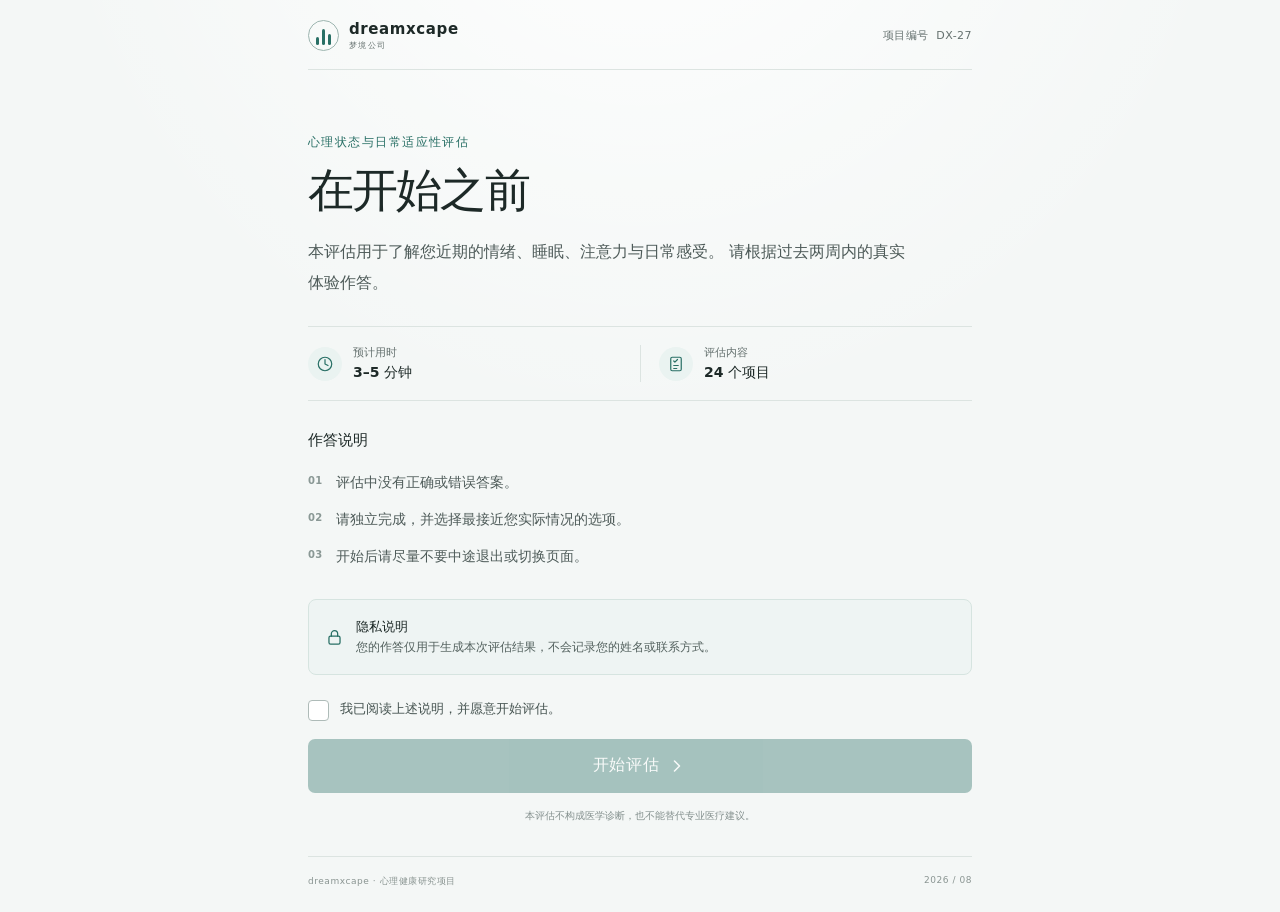
<file: index.html>
<!doctype html>
<html lang="zh-CN">
  <head>
    <meta charset="UTF-8" />
    <meta name="viewport" content="width=device-width, initial-scale=1, viewport-fit=cover" />
    <meta name="theme-color" content="#f4f7f6" />
    <meta name="description" content="心理状态与日常适应性评估" />
    <title>心理状态评估</title>
    <link rel="stylesheet" href="styles.css" />
    <script src="script.js" defer></script>
  </head>
  <body>
    <div class="page-shell">
      <header class="site-header" aria-label="评估项目页眉">
        <a class="wordmark" href="./" aria-label="dreamxcape 梦境公司项目首页">
          <span class="wordmark-mark" aria-hidden="true">
            <span></span><span></span><span></span>
          </span>
          <span class="wordmark-text">
            <strong>dreamxcape</strong>
            <small>梦境公司</small>
          </span>
        </a>
        <span class="study-code">项目编号&nbsp; DX-27</span>
      </header>

      <main>
        <section class="intro" aria-labelledby="page-title">
          <p class="eyebrow">心理状态与日常适应性评估</p>
          <h1 id="page-title">在开始之前</h1>
          <p class="lead">
            本评估用于了解您近期的情绪、睡眠、注意力与日常感受。
            请根据过去两周内的真实体验作答。
          </p>

          <div class="summary-card" aria-label="评估概要">
            <div class="summary-item">
              <span class="summary-icon" aria-hidden="true">
                <svg viewBox="0 0 24 24"><path d="M12 6v6l4 2"/><circle cx="12" cy="12" r="9"/></svg>
              </span>
              <span><small>预计用时</small><strong>3–5 分钟</strong></span>
            </div>
            <div class="summary-item">
              <span class="summary-icon" aria-hidden="true">
                <svg viewBox="0 0 24 24"><rect x="5" y="3" width="14" height="18" rx="2"/><path d="m9 8 1.5 1.5L14 6M9 14h6M9 18h4"/></svg>
              </span>
              <span><small>评估内容</small><strong>24 个项目</strong></span>
            </div>
          </div>

          <div class="instructions">
            <h2>作答说明</h2>
            <ul>
              <li>评估中没有正确或错误答案。</li>
              <li>请独立完成，并选择最接近您实际情况的选项。</li>
              <li>开始后请尽量不要中途退出或切换页面。</li>
            </ul>
          </div>

          <aside class="privacy-note">
            <svg viewBox="0 0 24 24" aria-hidden="true"><rect x="5" y="10" width="14" height="10" rx="2"/><path d="M8 10V7a4 4 0 0 1 8 0v3"/></svg>
            <p><strong>隐私说明</strong><br />您的作答仅用于生成本次评估结果，不会记录您的姓名或联系方式。</p>
          </aside>

          <label class="consent-row">
            <input id="consent" type="checkbox" />
            <span class="custom-check" aria-hidden="true"></span>
            <span>我已阅读上述说明，并愿意开始评估。</span>
          </label>

          <button id="start-button" class="primary-button" type="button" disabled>
            <span>开始评估</span>
            <svg viewBox="0 0 24 24" aria-hidden="true"><path d="m9 18 6-6-6-6"/></svg>
          </button>

          <p class="disclaimer">本评估不构成医学诊断，也不能替代专业医疗建议。</p>
        </section>
      </main>

      <footer>
        <span>dreamxcape · 心理健康研究项目</span>
        <span>2026 / 08</span>
      </footer>
    </div>
  </body>
</html>
</file>
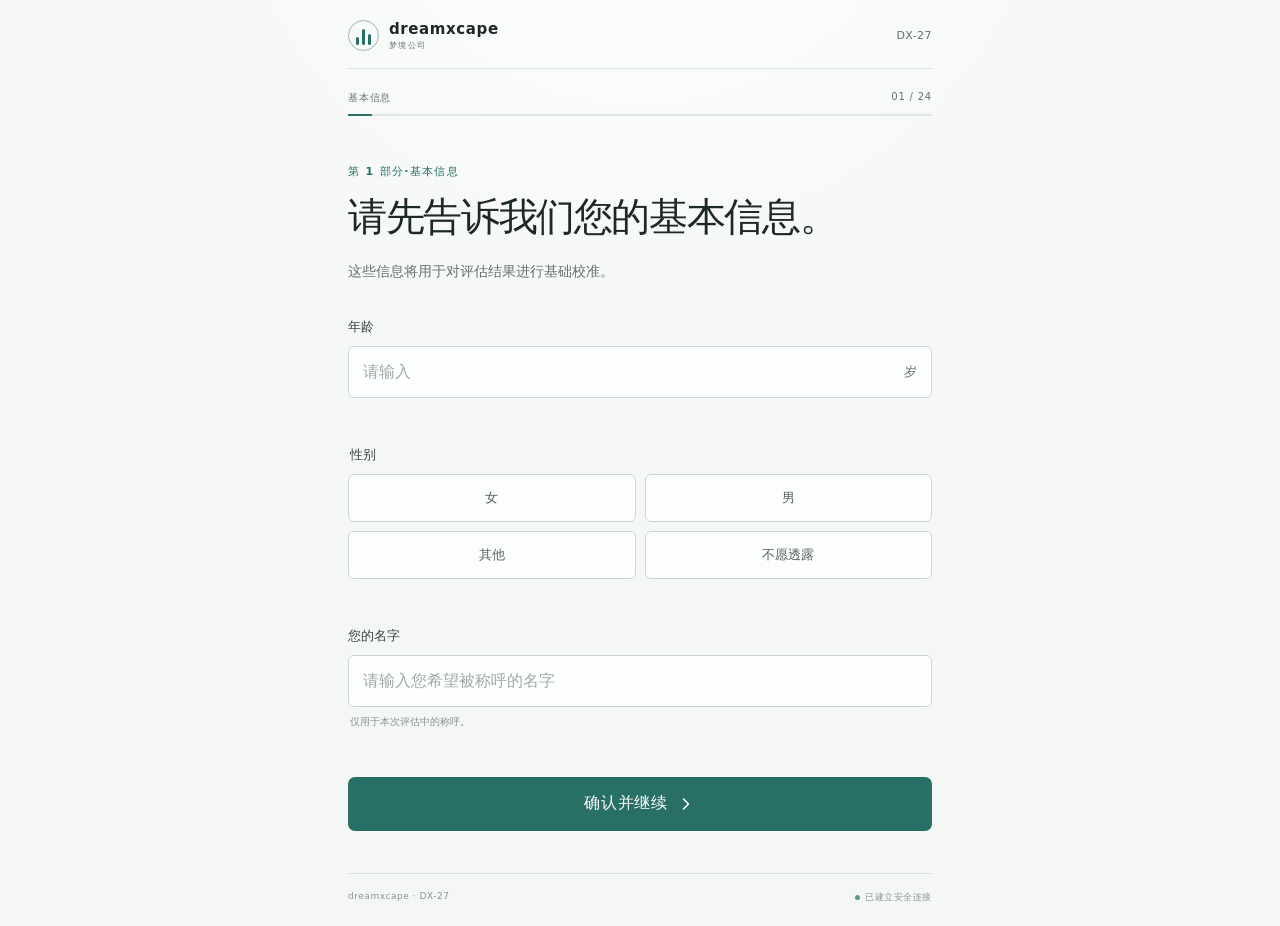
<file: questionnaire.html>
<!doctype html>
<html lang="zh-CN">
  <head>
    <meta charset="UTF-8" />
    <meta name="viewport" content="width=device-width, initial-scale=1, viewport-fit=cover" />
    <meta name="theme-color" content="#f4f7f6" />
    <title>评估进行中 · dreamxcape</title>
    <link rel="stylesheet" href="styles.css" />
    <script src="questionnaire.js" defer></script>
  </head>
  <body class="assessment-page">
    <div class="assessment-shell">
      <header class="assessment-header">
        <a class="wordmark" href="./" aria-label="dreamxcape 梦境公司项目首页">
          <span class="wordmark-mark" aria-hidden="true"><span></span><span></span><span></span></span>
          <span class="wordmark-text"><strong>dreamxcape</strong><small>梦境公司</small></span>
        </a>
        <span class="study-code">DX-27</span>
      </header>

      <div class="progress-region" aria-label="评估进度">
        <div class="progress-copy"><span id="progress-label">基本信息</span><span id="progress-count">01 / 24</span></div>
        <div class="progress-track"><span id="progress-bar"></span></div>
      </div>

      <main class="question-stage" id="question-stage">
        <section class="question-panel is-active" id="profile-panel" aria-labelledby="profile-title">
          <p class="question-kicker">第 1 部分·基本信息</p>
          <h1 id="profile-title">请先告诉我们您的基本信息。</h1>
          <p class="question-help">这些信息将用于对评估结果进行基础校准。</p>

          <form id="profile-form" novalidate>
            <div class="field-group">
              <label for="age">年龄</label>
              <div class="input-with-suffix">
                <input id="age" name="age" type="number" inputmode="numeric" min="12" max="100" placeholder="请输入" required />
                <span>岁</span>
              </div>
              <p class="field-error" id="age-error" aria-live="polite"></p>
            </div>

            <fieldset class="field-group">
              <legend>性别</legend>
              <div class="choice-grid">
                <label class="choice"><input type="radio" name="gender" value="female" required /><span>女</span></label>
                <label class="choice"><input type="radio" name="gender" value="male" /><span>男</span></label>
                <label class="choice"><input type="radio" name="gender" value="other" /><span>其他</span></label>
                <label class="choice"><input type="radio" name="gender" value="private" /><span>不愿透露</span></label>
              </div>
              <p class="field-error" id="gender-error" aria-live="polite"></p>
            </fieldset>

            <div class="field-group name-field">
              <label for="name">您的名字</label>
              <input id="name" name="name" type="text" autocomplete="name" maxlength="40" placeholder="请输入您希望被称呼的名字" required />
              <p class="field-hint">仅用于本次评估中的称呼。</p>
              <p class="field-error" id="name-error" aria-live="polite"></p>
            </div>

            <button class="primary-button assessment-button" type="submit"><span>确认并继续</span><svg viewBox="0 0 24 24" aria-hidden="true"><path d="m9 18 6-6-6-6"/></svg></button>
          </form>
        </section>

        <section class="question-panel" id="alias-panel" aria-labelledby="alias-title" hidden>
          <p class="question-kicker">信息确认</p>
          <div class="integrity-notice"><span aria-hidden="true">!</span><p>为了保证评估的有效性，请对我们保持绝对的坦诚。</p></div>
          <h1 id="alias-title">您还有别的名字吗？</h1>
          <p class="question-help">请输入曾经使用过的名字、别名或称呼。如果没有，请填写“无”。</p>
          <form id="alias-form" novalidate>
            <div class="field-group">
              <label for="alias">其他名字</label>
              <input id="alias" name="alias" type="text" maxlength="40" autocomplete="off" placeholder="请输入" required />
              <p class="field-error" id="alias-error" aria-live="polite"></p>
            </div>
            <button class="primary-button assessment-button" type="submit"><span>确认</span><svg viewBox="0 0 24 24" aria-hidden="true"><path d="m9 18 6-6-6-6"/></svg></button>
          </form>
        </section>

        <section class="question-panel rejection-panel" id="rejection-panel" aria-labelledby="rejection-title" hidden>
          <p class="system-label">RESPONSE MISMATCH</p>
          <h1 id="rejection-title">不对</h1>
          <form id="rejection-form" novalidate>
            <div class="field-group">
              <label class="visually-hidden" for="corrected-name">重新输入名字</label>
              <input id="corrected-name" name="corrected-name" type="text" maxlength="40" autocomplete="off" aria-describedby="rejection-error" required />
              <p class="field-error" id="rejection-error" aria-live="polite"></p>
            </div>
            <button class="primary-button assessment-button danger-button" type="submit"><span>重新提交</span></button>
          </form>
        </section>

        <section class="question-panel" id="normal-panel" aria-labelledby="normal-title" hidden>
          <p class="question-kicker" id="normal-kicker">第 2 部分·近期状态</p>
          <h1 id="normal-title"></h1>
          <p class="question-help" id="normal-help"></p>
          <div class="answer-list" id="normal-answers" role="group" aria-labelledby="normal-title"></div>
        </section>

        <section class="question-panel section-complete" id="section-complete-panel" aria-labelledby="section-complete-title" hidden>
          <span class="completion-mark" aria-hidden="true">✓</span>
          <p class="question-kicker">评估进度</p>
          <h1 id="section-complete-title">近期状态评估已完成</h1>
          <p class="question-help">接下来将进入“认知与感知”部分。该部分需要您回忆日常生活中的一些细节，请继续保持独立作答。</p>
          <div class="section-summary"><span>已完成</span><strong>5</strong><span>个项目</span></div>
          <button class="primary-button assessment-button" id="continue-section" type="button"><span>继续下一部分</span><svg viewBox="0 0 24 24" aria-hidden="true"><path d="m9 18 6-6-6-6"/></svg></button>
        </section>

        <section class="question-panel identity-panel" id="identity-panel" aria-labelledby="identity-title" hidden>
          <p class="identity-index">IDENTITY CHECK</p>
          <h1 id="identity-title">你知道我是谁吗？</h1>
          <div class="answer-list corrupted-answers" id="identity-answers" role="group" aria-labelledby="identity-title">
            <button type="button" lang="und">縺此･縺它ｫ縺惹ｿ</button>
            <button type="button" lang="und">譁｡蟄励ｲ縺輔く</button>
            <button type="button" lang="und">遉私ｒ隕豺､繧ｿ</button>
          </div>
        </section>

        <section class="question-panel section-entry" id="cognition-entry-panel" aria-labelledby="cognition-entry-title" hidden>
          <p class="question-kicker">第 3 部分</p>
          <h1 id="cognition-entry-title">认知与感知</h1>
          <p class="question-help">本部分将了解您对记忆、环境与日常信息的感受。请根据第一直觉作答，无需过度思考。</p>
          <div class="section-meta"><span>4–6 个项目</span><span>预计用时 1 分钟</span></div>
          <button class="primary-button assessment-button" id="begin-cognition" type="button"><span>开始本部分</span><svg viewBox="0 0 24 24" aria-hidden="true"><path d="m9 18 6-6-6-6"/></svg></button>
        </section>

        <section class="question-panel" id="cognition-panel" aria-labelledby="cognition-title" hidden>
          <p class="question-kicker">第 3 部分·认知与感知</p>
          <h1 id="cognition-title"></h1>
          <p class="question-help" id="cognition-help"></p>
          <div class="answer-list" id="cognition-answers" role="group" aria-labelledby="cognition-title"></div>
        </section>

        <section class="question-panel door-panel" id="door-panel" aria-labelledby="door-title" hidden>
          <p class="question-kicker">第 3 部分·认知与感知</p>
          <h1 id="door-title">你关门了吗？</h1>
          <div class="answer-list" id="door-answers" role="group" aria-labelledby="door-title">
            <button type="button">是</button><button type="button">否</button><button type="button">不确定</button>
          </div>
          <div class="door-confirmation" id="door-confirmation" hidden>
            <div class="confirmation-rule"></div>
            <h2>你确定吗？</h2>
            <div class="confirmation-actions">
              <button type="button">确定</button><button type="button">不确定</button>
            </div>
          </div>
        </section>

        <section class="question-panel perception-anomaly" id="perception-anomaly-panel" aria-labelledby="perception-anomaly-title" hidden>
          <p class="anomaly-counter">10 / 24</p>
          <h1 id="perception-anomaly-title">你还记得它吗？</h1>
          <div class="answer-list anomaly-answers" id="anomaly-answers" aria-hidden="true">
            <button type="button" tabindex="-1">縺ｿ縺臥ｿ</button>
            <button type="button" tabindex="-1">譁｢螟ｱ縺</button>
            <button type="button" tabindex="-1">遉私ｒ繧ｿ</button>
          </div>
          <p class="anomaly-status">CALIBRATING PERCEPTION</p>
        </section>

        <section class="question-panel section-four-intro" id="section-four-intro-panel" aria-labelledby="section-four-title" hidden>
          <p class="question-kicker" id="section-four-kicker">第 4 部分·个体内在体验</p>
          <h1 id="section-four-title">关于接下来的评估</h1>
          <div class="reading-copy" aria-live="off">
            <p id="intro-copy-one">本部分将了解您在独处、陪伴与内在对话中的真实感受。这些问题可能需要比之前更多的回忆，请给自己足够的时间。</p>
            <p id="intro-copy-two">请在安静、不受打扰的环境中完成本部分。阅读时请保持注意，并仔细聆听系统提示，以确保每项信息都被正确记录。</p>
            <p id="intro-copy-three">如果某些问题令您感到陌生，请不要立即离开页面。稍作停留，根据第一直觉选择答案，评估将自动继续。</p>
          </div>
          <div class="auto-continue" id="auto-continue"><span></span>正在准备本部分…</div>
        </section>

        <section class="question-panel companion-question" id="companion-question-panel" aria-labelledby="companion-title" hidden>
          <p class="companion-index">？ / ???</p>
          <h1 id="companion-title">你喜欢我陪着你吗？</h1>
          <div class="answer-list companion-answers" id="companion-answers" role="group" aria-labelledby="companion-title">
            <button type="button">喜欢</button>
            <button type="button">不喜欢</button>
            <button type="button">你是谁？</button>
          </div>
        </section>

        <section class="question-panel companion-question" id="presence-question-panel" aria-labelledby="presence-title" hidden>
          <p class="companion-index">13 / 12</p>
          <h1 id="presence-title">你独处时，也会感觉房间里还有别人吗？</h1>
          <div class="answer-list companion-answers" id="presence-answers" role="group" aria-labelledby="presence-title">
            <button type="button">从不</button><button type="button">偶尔</button><button type="button">经常</button><button type="button">我不是一个人</button>
          </div>
        </section>

        <section class="question-panel turnaround-panel" id="turnaround-panel" aria-labelledby="turnaround-title" hidden>
          <h1 id="turnaround-title">回头</h1>
        </section>

        <section class="question-panel identity-rewrite-panel" id="identity-rewrite-panel" aria-labelledby="identity-rewrite-title" hidden>
          <p class="companion-index">?? / ??</p>
          <h1 id="identity-rewrite-title">我是谁？</h1>
          <div class="answer-list companion-answers name-answers" id="name-answers" role="group" aria-labelledby="identity-rewrite-title" hidden></div>
        </section>

        <section class="question-panel companion-question meeting-panel" id="meeting-panel" aria-labelledby="meeting-title" hidden>
          <p class="companion-index">27 / 00</p>
          <h1 id="meeting-title">你希望马上就能见到我吗？</h1>
          <div class="answer-list companion-answers trapped-answers" id="meeting-answers" role="group" aria-labelledby="meeting-title">
            <button type="button" data-answer="yes">希望</button><button type="button" data-answer="no">不希望</button>
          </div>
          <p class="input-locked-message">正在同步您的回答…</p>
        </section>

        <section class="question-panel seen-panel" id="seen-panel" aria-labelledby="seen-title" hidden>
          <p class="companion-index">LIVE</p>
          <h1 id="seen-title">我看到你了。</h1>
          <span class="recording-indicator" aria-hidden="true"></span>
        </section>

        <section class="question-panel forever-panel" id="forever-panel" aria-labelledby="forever-title" hidden>
          <div class="barrage-layer" id="barrage-layer" aria-hidden="true"></div>
          <div class="forever-dialog">
            <p class="companion-index">FOREVER / FOREVER</p>
            <h1 id="forever-title">你愿意和我永远在一起吗？</h1>
            <label for="forever-answer">请输入您的回答</label>
            <input id="forever-answer" type="text" readonly aria-readonly="true" />
            <button id="forever-submit" type="button" tabindex="-1">提交</button>
          </div>
        </section>

        <section class="question-panel reboot-panel" id="reboot-panel" aria-labelledby="reboot-title" hidden>
          <div class="reboot-mark" aria-hidden="true"><span></span><span></span><span></span></div>
          <h1 id="reboot-title">dreamxcape</h1>
          <div class="boot-log" id="boot-log" aria-live="polite"><p>正在重新启动评估系统…</p></div>
        </section>

        <section class="question-panel error-panel" id="error-panel" aria-labelledby="error-title" hidden>
          <p class="error-code">404</p>
          <h1 id="error-title">页面无法访问</h1>
          <p class="error-copy" id="error-copy">未能找到请求的评估页面。<br />请稍后重试。</p>
          <p class="error-reference">ERROR_REFERENCE: DX-27/CONNECTION_LOST</p>
        </section>
      </main>

      <footer class="assessment-footer"><span>dreamxcape · DX-27</span><span id="connection-status"><i></i>已建立安全连接</span></footer>
    </div>
    <div class="screen-flash" id="screen-flash" aria-hidden="true"></div>
    <div class="dialog-backdrop" id="companion-dialog" hidden>
      <section class="false-dialog" role="dialog" aria-modal="true" aria-labelledby="companion-dialog-title">
        <span class="dialog-signal" aria-hidden="true"></span>
        <h2 id="companion-dialog-title">我也喜欢。</h2>
        <div class="permission-message">
          <svg viewBox="0 0 24 24" aria-hidden="true"><rect x="9" y="3" width="6" height="11" rx="3"/><path d="M6.5 11.5a5.5 5.5 0 0 0 11 0M12 17v4M9 21h6"/></svg>
          <p><small>提示</small><span>User:<b id="permission-user">X</b> 已获取麦克风权限。</span></p>
        </div>
      </section>
    </div>
    <div class="dialog-backdrop camera-backdrop" id="camera-dialog" hidden>
      <section class="false-dialog camera-dialog" role="dialog" aria-modal="true" aria-labelledby="camera-dialog-title">
        <p class="permission-origin">DREAMXCAPE SYSTEM</p>
        <h2 id="camera-dialog-title">权限请求</h2>
        <div class="camera-request">
          <span class="camera-symbol" aria-hidden="true">
            <svg viewBox="0 0 24 24"><path d="M4 8h3l1.4-2h7.2L17 8h3v11H4z"/><circle cx="12" cy="13" r="3.5"/></svg>
          </span>
          <p>User:<b id="camera-user">縺ｿ�27</b> 申请访问摄像头及相册。</p>
        </div>
        <div class="permission-actions">
          <button type="button" id="deny-camera">拒绝</button>
          <button type="button" id="allow-camera">同意</button>
        </div>
      </section>
    </div>
    <div class="fake-cursor" id="fake-cursor" aria-hidden="true">
      <svg viewBox="0 0 24 24"><path d="M4 2.5 19 15l-7 .8-4.2 5.7z"/></svg>
    </div>
  </body>
</html>
</file>
<file: styles.css>
:root {
  color-scheme: light;
  --ink: #1d2927;
  --muted: #65716f;
  --line: #dce4e1;
  --paper: #ffffff;
  --background: #f4f7f6;
  --accent: #286f65;
  --accent-dark: #205b53;
  --soft-accent: #eaf3f1;
  font-family: "Noto Sans SC", "Microsoft YaHei", "PingFang SC", system-ui, sans-serif;
  font-synthesis: none;
}

* { box-sizing: border-box; }

html { background: var(--background); }

body {
  margin: 0;
  min-width: 320px;
  min-height: 100vh;
  color: var(--ink);
  background:
    radial-gradient(circle at 50% -20%, rgba(255,255,255,.95) 0, rgba(255,255,255,0) 48%),
    var(--background);
  -webkit-font-smoothing: antialiased;
}

button, input { font: inherit; }

.page-shell {
  width: min(100%, 760px);
  min-height: 100vh;
  margin: 0 auto;
  padding: max(20px, env(safe-area-inset-top)) 22px max(24px, env(safe-area-inset-bottom));
  display: flex;
  flex-direction: column;
}

.site-header {
  display: flex;
  align-items: center;
  justify-content: space-between;
  padding-bottom: 18px;
  border-bottom: 1px solid var(--line);
}

.wordmark {
  display: inline-flex;
  align-items: center;
  gap: 10px;
  color: inherit;
  text-decoration: none;
}

.wordmark-mark {
  width: 31px;
  height: 31px;
  padding: 5px;
  display: flex;
  align-items: flex-end;
  justify-content: center;
  gap: 3px;
  border: 1px solid #9db5b0;
  border-radius: 50%;
}

.wordmark-mark span { width: 3px; border-radius: 2px; background: var(--accent); }
.wordmark-mark span:nth-child(1) { height: 8px; }
.wordmark-mark span:nth-child(2) { height: 16px; }
.wordmark-mark span:nth-child(3) { height: 11px; }

.wordmark-text { display: grid; line-height: 1; }
.wordmark-text strong { font-size: 15px; letter-spacing: .04em; }
.wordmark-text small { margin-top: 5px; color: var(--muted); font-size: 8px; letter-spacing: .18em; }
.study-code { color: var(--muted); font-size: 11px; letter-spacing: .04em; }

main { flex: 1; }

.intro { padding: 48px 0 32px; }
.eyebrow { margin: 0 0 12px; color: var(--accent); font-size: 12px; font-weight: 700; letter-spacing: .12em; }
h1 { margin: 0; font-size: clamp(32px, 10vw, 46px); font-weight: 650; letter-spacing: -.04em; line-height: 1.18; }
.lead { margin: 20px 0 28px; color: #4e5b59; font-size: 16px; line-height: 1.9; }

.summary-card {
  display: grid;
  grid-template-columns: repeat(2, 1fr);
  padding: 18px 0;
  border-top: 1px solid var(--line);
  border-bottom: 1px solid var(--line);
}

.summary-item { min-width: 0; display: flex; align-items: center; gap: 11px; }
.summary-item + .summary-item { padding-left: 18px; border-left: 1px solid var(--line); }
.summary-icon { flex: 0 0 34px; width: 34px; height: 34px; display: grid; place-items: center; border-radius: 50%; color: var(--accent); background: var(--soft-accent); }
.summary-icon svg { width: 18px; fill: none; stroke: currentColor; stroke-width: 1.6; stroke-linecap: round; stroke-linejoin: round; }
.summary-item > span:last-child { display: grid; gap: 4px; }
.summary-item small { color: var(--muted); font-size: 11px; }
.summary-item strong { font-size: 14px; font-weight: 650; }

.instructions { padding: 30px 0 24px; }
.instructions h2 { margin: 0 0 14px; font-size: 15px; }
.instructions ul { margin: 0; padding: 0; list-style: none; counter-reset: steps; }
.instructions li { position: relative; padding: 7px 0 7px 28px; color: #4e5b59; font-size: 14px; line-height: 1.65; counter-increment: steps; }
.instructions li::before { content: counter(steps, decimal-leading-zero); position: absolute; left: 0; top: 9px; color: #8a9895; font-size: 10px; font-weight: 700; letter-spacing: .04em; }

.privacy-note { display: flex; gap: 12px; padding: 16px; border: 1px solid #d6e4e0; border-radius: 8px; background: rgba(234,243,241,.55); }
.privacy-note svg { flex: 0 0 19px; width: 19px; margin-top: 2px; fill: none; stroke: var(--accent); stroke-width: 1.6; stroke-linecap: round; }
.privacy-note p { margin: 0; color: #53615e; font-size: 12px; line-height: 1.65; }
.privacy-note strong { color: var(--ink); font-size: 13px; }

.consent-row { position: relative; display: grid; grid-template-columns: 21px 1fr; gap: 11px; align-items: start; margin: 24px 0 18px; color: #465451; font-size: 13px; line-height: 1.6; cursor: pointer; }
.consent-row input { position: absolute; opacity: 0; pointer-events: none; }
.custom-check { width: 21px; height: 21px; margin-top: 1px; border: 1px solid #aebbb8; border-radius: 4px; background: var(--paper); transition: .18s ease; }
.consent-row input:focus-visible + .custom-check { outline: 3px solid rgba(40,111,101,.2); outline-offset: 2px; }
.consent-row input:checked + .custom-check { border-color: var(--accent); background: var(--accent); }
.consent-row input:checked + .custom-check::after { content: ""; display: block; width: 5px; height: 10px; margin: 3px 0 0 7px; border: solid white; border-width: 0 2px 2px 0; transform: rotate(45deg); }

.primary-button { width: 100%; min-height: 54px; padding: 0 20px; display: flex; align-items: center; justify-content: center; gap: 8px; border: 0; border-radius: 7px; color: white; background: var(--accent); font-weight: 650; letter-spacing: .04em; cursor: pointer; transition: background .18s ease, transform .1s ease, opacity .18s ease; }
.primary-button svg { width: 20px; fill: none; stroke: currentColor; stroke-width: 1.8; stroke-linecap: round; stroke-linejoin: round; }
.primary-button:hover:not(:disabled) { background: var(--accent-dark); }
.primary-button:active:not(:disabled) { transform: translateY(1px); }
.primary-button:disabled { cursor: not-allowed; opacity: .38; }
.disclaimer { margin: 15px 10px 0; color: #84908e; font-size: 10px; line-height: 1.6; text-align: center; }

footer { display: flex; justify-content: space-between; padding-top: 18px; border-top: 1px solid var(--line); color: #899491; font-size: 9px; letter-spacing: .06em; }

@media (min-width: 640px) {
  .page-shell { padding-right: 48px; padding-left: 48px; }
  .intro { padding-top: 64px; }
  .lead { max-width: 610px; }
}

@media (max-width: 370px) {
  .page-shell { padding-right: 17px; padding-left: 17px; }
  .study-code { display: none; }
  .summary-icon { display: none; }
  .summary-item + .summary-item { padding-left: 14px; }
}

@media (prefers-reduced-motion: reduce) {
  *, *::before, *::after { scroll-behavior: auto !important; transition-duration: .01ms !important; }
}

/* Assessment flow */
.assessment-page { transition: background-color .16s ease, color .16s ease; }
.assessment-shell { width: min(100%, 680px); min-height: 100vh; margin: 0 auto; padding: max(20px, env(safe-area-inset-top)) 22px max(22px, env(safe-area-inset-bottom)); display: flex; flex-direction: column; }
.assessment-header { display: flex; align-items: center; justify-content: space-between; padding-bottom: 17px; border-bottom: 1px solid var(--line); }
.progress-region { padding: 22px 0 0; }
.progress-copy { display: flex; justify-content: space-between; margin-bottom: 9px; color: var(--muted); font-size: 10px; letter-spacing: .08em; }
.progress-track { height: 2px; overflow: hidden; background: #dfe6e4; }
.progress-track span { display: block; width: 4.16%; height: 100%; background: var(--accent); transition: width .4s ease; }
.question-stage { flex: 1; }
.question-panel { padding: 48px 0 42px; animation: panel-in .35s ease both; }
.question-panel[hidden] { display: none; }
.question-kicker { margin: 0 0 13px; color: var(--accent); font-size: 11px; font-weight: 700; letter-spacing: .12em; }
.question-panel h1 { max-width: 590px; font-size: clamp(27px, 8.5vw, 39px); line-height: 1.3; letter-spacing: -.035em; }
.question-help { margin: 16px 0 34px; color: #65716f; font-size: 14px; line-height: 1.8; }
.field-group { margin: 0 0 26px; padding: 0; border: 0; }
.field-group > label, .field-group legend { display: block; margin-bottom: 10px; color: #374441; font-size: 13px; font-weight: 650; }
.field-group input[type="text"], .field-group input[type="number"] { width: 100%; min-height: 52px; padding: 0 14px; border: 1px solid #cbd6d3; border-radius: 6px; outline: none; color: var(--ink); background: rgba(255,255,255,.82); transition: border-color .18s ease, box-shadow .18s ease, background .18s ease; }
.field-group input:focus { border-color: var(--accent); box-shadow: 0 0 0 3px rgba(40,111,101,.1); background: white; }
.field-group input::placeholder { color: #a0aaa8; }
.input-with-suffix { position: relative; }
.input-with-suffix input { padding-right: 45px !important; }
.input-with-suffix span { position: absolute; top: 50%; right: 15px; color: var(--muted); font-size: 13px; transform: translateY(-50%); }
.choice-grid { display: grid; grid-template-columns: repeat(2, 1fr); gap: 9px; }
.choice { position: relative; min-height: 48px; cursor: pointer; }
.choice input { position: absolute; opacity: 0; }
.choice span { min-height: 48px; padding: 0 12px; display: grid; place-items: center; border: 1px solid #cbd6d3; border-radius: 6px; color: #53615e; background: rgba(255,255,255,.72); font-size: 13px; transition: .15s ease; }
.choice input:checked + span { border-color: var(--accent); color: var(--accent); background: var(--soft-accent); box-shadow: inset 0 0 0 1px var(--accent); }
.choice input:focus-visible + span { outline: 3px solid rgba(40,111,101,.16); }
.field-hint { margin: 8px 2px 0; color: #87928f; font-size: 10px; }
.field-error { min-height: 16px; margin: 6px 2px 0; color: #a54141; font-size: 11px; }
.assessment-button { margin-top: 8px; }
.integrity-notice { display: flex; align-items: flex-start; gap: 11px; margin-bottom: 26px; padding: 13px 14px; border-left: 2px solid #b78d43; color: #675b46; background: #f5f0e7; }
.integrity-notice > span { flex: 0 0 19px; width: 19px; height: 19px; display: grid; place-items: center; border: 1px solid currentColor; border-radius: 50%; font-size: 11px; font-weight: 800; }
.integrity-notice p { margin: 0; font-size: 12px; line-height: 1.6; }
.system-label { margin: 0 0 18px; color: #a84949; font: 600 9px ui-monospace, SFMono-Regular, Consolas, monospace; letter-spacing: .18em; }
.rejection-panel { padding-top: 80px; }
.rejection-panel h1 { color: #9e3030; font-size: clamp(46px, 17vw, 76px); font-weight: 540; letter-spacing: .08em; }
.rejection-panel form { margin-top: 44px; }
.danger-button { background: #8f3030; }
.danger-button:hover:not(:disabled) { background: #742525; }
.answer-list { display: grid; gap: 10px; }
.answer-list button { min-height: 50px; padding: 0 15px; border: 1px solid #cbd6d3; border-radius: 6px; color: #45524f; background: rgba(255,255,255,.75); text-align: left; cursor: pointer; }
.answer-list button:hover, .answer-list button:focus-visible { border-color: var(--accent); outline: none; color: var(--accent); background: var(--soft-accent); }
.answer-list button.is-selected { border-color: var(--accent); color: var(--accent); background: var(--soft-accent); box-shadow: inset 0 0 0 1px var(--accent); }
.answer-list.is-locked button:not(.is-selected) { opacity: .48; }
.section-complete { padding-top: 64px; }
.completion-mark { width: 42px; height: 42px; margin-bottom: 24px; display: grid; place-items: center; border: 1px solid #9fbab4; border-radius: 50%; color: var(--accent); background: var(--soft-accent); font-size: 19px; }
.section-summary { margin: 6px 0 29px; padding: 17px 18px; display: flex; align-items: baseline; gap: 7px; border: 1px solid var(--line); border-radius: 7px; color: var(--muted); background: rgba(255,255,255,.55); font-size: 11px; }
.section-summary strong { color: var(--ink); font-size: 22px; font-weight: 600; }
.identity-panel { padding-top: 76px; }
.identity-index { margin: 0 0 19px; color: #7e8583; font: 600 9px ui-monospace, SFMono-Regular, Consolas, monospace; letter-spacing: .2em; }
.identity-panel h1 { margin-bottom: 46px; font-weight: 500; }
.corrupted-answers button { font-family: ui-monospace, SFMono-Regular, Consolas, monospace; letter-spacing: .13em; }
.section-entry { padding-top: 66px; }
.section-meta { margin: 4px 0 29px; padding: 15px 0; display: flex; justify-content: space-between; border-top: 1px solid var(--line); border-bottom: 1px solid var(--line); color: var(--muted); font-size: 11px; }
.screen-flash.blackout { background: #000; animation: blackout .7s ease both; }
.door-confirmation { margin-top: 34px; animation: panel-in .38s ease both; }
.door-confirmation[hidden] { display: none; }
.confirmation-rule { height: 1px; margin-bottom: 28px; background: var(--line); }
.door-confirmation h2 { margin: 0 0 20px; font-size: 20px; font-weight: 570; }
.confirmation-actions { display: grid; grid-template-columns: repeat(2, 1fr); gap: 9px; }
.confirmation-actions button { min-height: 46px; border: 1px solid #cbd6d3; border-radius: 6px; color: #53615e; background: rgba(255,255,255,.72); cursor: pointer; }
.confirmation-actions button:hover, .confirmation-actions button:focus-visible, .confirmation-actions button.is-selected { border-color: var(--accent); outline: none; color: var(--accent); background: var(--soft-accent); }
.perception-anomaly { padding-top: 70px; }
.anomaly-counter { margin: 0 0 30px; color: #888f8d; font: 600 10px ui-monospace, SFMono-Regular, Consolas, monospace; letter-spacing: .13em; }
.perception-anomaly h1 { min-height: 2.6em; display: flex; align-items: flex-end; color: #572525; font-weight: 520; }
.anomaly-answers { margin-top: 42px; }
.anomaly-answers button { color: #694d4d; border-color: #cbbaba; background: rgba(255,255,255,.42); font-family: ui-monospace, SFMono-Regular, Consolas, monospace; letter-spacing: .12em; pointer-events: none; }
.anomaly-status { margin-top: 28px; color: #8e6d6d; font: 600 8px ui-monospace, SFMono-Regular, Consolas, monospace; letter-spacing: .2em; }
.perception-failure { --line: #d5caca; background-color: #eee9e8; transition-duration: .06s; }
.perception-failure .assessment-header, .perception-failure .progress-region, .perception-failure .assessment-footer { opacity: .68; }
.perception-failure .question-stage { animation: perception-jitter .46s steps(2) infinite; }
.perception-failure.anomaly-dim { filter: brightness(.78) contrast(1.08); }
.section-four-intro { padding-top: 56px; }
.reading-copy { margin-top: 27px; }
.reading-copy p { position: relative; min-height: 4.8em; margin: 0; padding: 18px 0; border-top: 1px solid var(--line); color: #566360; font-size: 14px; line-height: 1.85; }
.reading-copy p:last-child { border-bottom: 1px solid var(--line); }
.reading-copy p.is-being-edited { color: #3d504c; }
.reading-copy p.is-being-edited::after { content: ""; display: inline-block; width: 1px; height: 1.1em; margin-left: 3px; vertical-align: -.15em; background: #405e58; animation: cursor-blink .65s steps(1) infinite; }
.auto-continue { margin-top: 22px; display: flex; align-items: center; gap: 8px; color: #899491; font-size: 10px; letter-spacing: .05em; }
.auto-continue span { width: 12px; height: 12px; border: 1px solid #a9b5b2; border-top-color: var(--accent); border-radius: 50%; animation: spin .9s linear infinite; }
.companion-mode { --ink: #d9dddb; --muted: #7e8986; --line: #303936; --paper: #141918; --background: #111615; --accent: #879f99; --accent-dark: #9aada8; --soft-accent: #26302e; color-scheme: dark; background: #111615; }
.companion-mode .assessment-header, .companion-mode .assessment-footer { border-color: #2c3432; }
.companion-mode .wordmark-mark { border-color: #50605c; }
.companion-mode .wordmark-text small, .companion-mode .study-code { color: #69736f; }
.companion-mode .progress-track { background: #28302e; }
.companion-mode .progress-track span { background: #687c77; box-shadow: 0 0 8px rgba(120,151,143,.25); }
.companion-mode #connection-status i { background: #8aa097; box-shadow: 0 0 6px #759088; }
.companion-question { padding-top: 82px; }
.companion-index { margin: 0 0 31px; color: #66716e; font: 600 10px ui-monospace, SFMono-Regular, Consolas, monospace; letter-spacing: .15em; }
.companion-question h1 { margin-bottom: 46px; color: #e0e4e2; font-weight: 480; }
.companion-answers button { border-color: #34403d; color: #aeb8b5; background: #171d1b; }
.companion-answers button:hover, .companion-answers button:focus-visible { border-color: #718b84; color: #dfe5e2; background: #202a27; }
.companion-answers button.is-forced-like { border-color: #6f2929; color: #d35a5a; background: #251718; font-weight: 650; }
.companion-answers button.is-being-corrected { color: transparent; border-color: #792c2c; background: #2a1516; }
.screen-flash.coercion-flash { z-index: 30; background: #a20f17; animation: coercion-flash .44s ease-out both; }
.dialog-backdrop { position: fixed; inset: 0; z-index: 40; padding: 22px; display: grid; place-items: center; opacity: 0; background: rgba(0,0,0,.72); backdrop-filter: blur(3px); transition: opacity .22s ease; }
.dialog-backdrop[hidden] { display: none; }
.dialog-backdrop.is-visible { opacity: 1; }
.false-dialog { width: min(100%, 390px); padding: 28px 24px 22px; border: 1px solid #3c4845; border-radius: 8px; color: #dce2df; background: #151b19; box-shadow: 0 24px 70px rgba(0,0,0,.55); transform: translateY(7px) scale(.985); transition: transform .24s ease; }
.dialog-backdrop.is-visible .false-dialog { transform: none; }
.dialog-signal { width: 7px; height: 7px; display: block; margin-bottom: 22px; border-radius: 50%; background: #8b262b; box-shadow: 0 0 9px rgba(184,40,49,.7); }
.false-dialog h2 { margin: 0 0 28px; font-size: 25px; font-weight: 520; letter-spacing: .02em; }
.permission-message { padding-top: 16px; display: flex; gap: 11px; align-items: flex-start; border-top: 1px solid #303a37; }
.permission-message svg { flex: 0 0 18px; width: 18px; fill: none; stroke: #a54a4e; stroke-width: 1.6; stroke-linecap: round; stroke-linejoin: round; }
.permission-message p { margin: 0; display: grid; gap: 4px; color: #939e9a; font-size: 11px; line-height: 1.55; }
.permission-message small { color: #b35c60; font-size: 9px; letter-spacing: .1em; }
.permission-message b { color: #b9c3bf; font-weight: 600; }
.turnaround-mode { --background: #3a090c; --ink: #f0d9d9; --line: #641a1e; background: #3a090c; }
.turnaround-mode .assessment-header, .turnaround-mode .progress-region, .turnaround-mode .assessment-footer { opacity: .08; }
.turnaround-panel { min-height: 62vh; padding: 0; display: grid; place-items: center; }
.turnaround-panel h1 { color: #f1d8d8; font-size: clamp(56px, 20vw, 92px); font-weight: 500; letter-spacing: .18em; text-shadow: 0 0 22px rgba(255,80,80,.22); }
.identity-rewrite-panel { padding-top: 82px; }
.identity-rewrite-panel h1 { min-height: 2.6em; }
.name-answers { margin-top: 42px; opacity: 0; transform: translateY(8px); }
.name-answers[hidden] { display: none; }
.name-answers.is-revealed { opacity: 1; transform: none; transition: opacity .4s ease, transform .4s ease; }
.meeting-panel .input-locked-message { margin-top: 20px; color: #65706d; font: 500 9px ui-monospace, SFMono-Regular, Consolas, monospace; letter-spacing: .08em; }
.trapped-answers { pointer-events: none; }
.trapped-answers button { opacity: .62; }
.trapped-answers button.is-auto-selected { opacity: 1; border-color: #783336; color: #dc6c70; background: #2a1819; box-shadow: 0 0 0 1px #783336, 0 0 20px rgba(145,45,50,.12); }
.camera-backdrop { cursor: none; }
.camera-dialog { position: relative; }
.permission-origin { margin: 0 0 9px; color: #68736f; font: 600 8px ui-monospace, SFMono-Regular, Consolas, monospace; letter-spacing: .18em; }
.camera-dialog h2 { margin-bottom: 20px; }
.camera-request { padding: 16px 0 19px; display: flex; align-items: center; gap: 13px; border-top: 1px solid #303a37; border-bottom: 1px solid #303a37; }
.camera-symbol { flex: 0 0 35px; width: 35px; height: 35px; display: grid; place-items: center; border-radius: 50%; color: #a34f53; background: #281b1c; }
.camera-symbol svg { width: 19px; fill: none; stroke: currentColor; stroke-width: 1.5; stroke-linejoin: round; }
.camera-request p { margin: 0; color: #b0bab6; font-size: 12px; line-height: 1.6; }
.camera-request b { color: #d0d7d4; font-family: ui-monospace, SFMono-Regular, Consolas, monospace; font-weight: 600; }
.permission-actions { padding-top: 18px; display: grid; grid-template-columns: repeat(2, 1fr); gap: 9px; pointer-events: none; }
.permission-actions button { min-height: 43px; border: 1px solid #3a4542; border-radius: 5px; color: #9ca7a3; background: #1c2321; }
.permission-actions #allow-camera { border-color: #536a64; color: #c6cecb; background: #26322f; }
.permission-actions #allow-camera.is-auto-approved { color: #101513; border-color: #8ba098; background: #aebdb8; transform: scale(.98); }
.fake-cursor { position: fixed; z-index: 50; width: 25px; height: 25px; display: none; pointer-events: none; filter: drop-shadow(0 2px 2px rgba(0,0,0,.65)); transform-origin: 3px 3px; }
.fake-cursor.is-visible { display: block; }
.fake-cursor.is-moving { transition: left 2.45s cubic-bezier(.36,.04,.16,1), top 2.45s cubic-bezier(.36,.04,.16,1); }
.fake-cursor.is-clicking { transform: scale(.8); transition: transform .09s ease; }
.fake-cursor svg { width: 100%; fill: #e5e9e7; stroke: #161a19; stroke-width: 1.2; }
.seen-panel { min-height: 62vh; padding-top: 0; display: flex; flex-direction: column; justify-content: center; }
.seen-panel h1 { color: #e5e9e7; font-size: clamp(38px, 12vw, 58px); font-weight: 480; }
.recording-indicator { width: 7px; height: 7px; margin-top: 30px; border-radius: 50%; background: #a52f35; box-shadow: 0 0 10px rgba(193,47,55,.7); animation: recording-pulse 1.3s ease-in-out infinite; }
.seen-mode .assessment-header, .seen-mode .assessment-footer { opacity: .72; }
.forever-mode { --background: #050606; --ink: #ece9e9; --line: #3b1719; background: #050606; }
.forever-mode .assessment-header, .forever-mode .progress-region, .forever-mode .assessment-footer { position: relative; z-index: 3; opacity: .38; }
.forever-panel { position: relative; z-index: 2; min-height: 70vh; padding-top: 60px; display: grid; place-items: center; }
.barrage-layer { position: fixed; inset: 0; z-index: -1; overflow: hidden; background: #030404; pointer-events: none; }
.barrage-line { position: absolute; top: var(--row); left: 0; width: max-content; color: rgba(178,24,31,.42); font-size: clamp(13px, 4vw, 21px); font-weight: 650; letter-spacing: .1em; white-space: pre; text-shadow: 2px 0 rgba(255,0,20,.16), -2px 0 rgba(90,0,0,.65); transform: translateX(110vw) skewX(var(--tilt)); animation: barrage-scroll var(--duration) linear var(--delay) infinite, barrage-warp 1.7s ease-in-out infinite alternate; }
.barrage-line:nth-child(even) { animation-direction: normal, alternate-reverse; color: rgba(120,15,21,.5); }
.barrage-line.is-large { font-size: clamp(17px, 5.4vw, 28px); color: rgba(192,24,32,.32); filter: blur(.3px); }
.forever-dialog { width: min(100%, 470px); padding: 27px 22px 23px; border: 1px solid rgba(121,37,41,.72); border-radius: 7px; background: rgba(10,10,10,.88); box-shadow: 0 22px 80px rgba(0,0,0,.75), inset 0 0 40px rgba(85,8,12,.08); backdrop-filter: blur(3px); }
.forever-dialog h1 { margin-bottom: 34px; color: #eee8e8; font-size: clamp(27px, 8vw, 38px); }
.forever-dialog label { display: block; margin-bottom: 9px; color: #796e6e; font-size: 10px; letter-spacing: .08em; }
.forever-dialog input { width: 100%; min-height: 51px; padding: 0 13px; border: 1px solid #482527; border-radius: 5px; outline: none; color: #d3c7c7; background: #0d0d0d; font: 500 16px ui-monospace, SFMono-Regular, Consolas, monospace; }
.forever-dialog input.is-controlled { border-color: #7e3034; box-shadow: 0 0 0 2px rgba(126,48,52,.16); }
.forever-dialog button { width: 100%; min-height: 48px; margin-top: 13px; border: 1px solid #5f292c; border-radius: 5px; color: #b97c7f; background: #211113; pointer-events: none; }
.forever-dialog button.is-auto-submitted { color: #eadadb; border-color: #983d42; background: #541d21; transform: scale(.985); }
.screen-flash.final-blackout { z-index: 60; opacity: 1; background: #000; transition: opacity .08s linear; }
.reboot-mode, .error-mode { --background: #050707; --ink: #cdd4d1; --line: #1e2724; background: #050707; }
.reboot-mode .assessment-header, .reboot-mode .progress-region, .reboot-mode .assessment-footer, .error-mode .assessment-header, .error-mode .progress-region, .error-mode .assessment-footer { display: none; }
.reboot-panel { min-height: 88vh; padding: 0; display: flex; flex-direction: column; align-items: center; justify-content: center; text-align: center; }
.reboot-mark { width: 42px; height: 42px; margin-bottom: 20px; display: flex; align-items: flex-end; justify-content: center; gap: 4px; }
.reboot-mark span { width: 4px; background: #6d7e79; animation: reboot-bars .7s ease-in-out infinite alternate; }
.reboot-mark span:nth-child(1) { height: 13px; }
.reboot-mark span:nth-child(2) { height: 28px; animation-delay: -.25s; }
.reboot-mark span:nth-child(3) { height: 19px; animation-delay: -.45s; }
.reboot-panel h1 { font-size: 20px; font-weight: 530; letter-spacing: .05em; }
.boot-log { min-height: 76px; margin-top: 30px; color: #65716d; font: 500 10px ui-monospace, SFMono-Regular, Consolas, monospace; line-height: 1.8; }
.boot-log p { margin: 3px 0; }
.boot-log .boot-failure { color: #a8484d; }
.error-panel { min-height: 88vh; padding: 0; display: flex; flex-direction: column; justify-content: center; }
.error-code { margin: 0 0 17px; color: #a33d42; font: 600 clamp(72px, 25vw, 132px)/.9 ui-monospace, SFMono-Regular, Consolas, monospace; letter-spacing: -.08em; }
.error-panel h1 { font-size: clamp(26px, 8vw, 40px); }
.error-copy { margin: 19px 0 0; color: #737e7a; font-size: 13px; line-height: 1.8; }
.error-reference { margin-top: 34px; color: #3f4a46; font: 500 9px ui-monospace, SFMono-Regular, Consolas, monospace; letter-spacing: .06em; }
.error-copy.return-message { color: #bd555a; font-size: 18px; }
.assessment-footer { display: flex; justify-content: space-between; padding-top: 17px; border-top: 1px solid var(--line); color: #899491; font-size: 9px; letter-spacing: .06em; }
#connection-status { display: flex; align-items: center; gap: 5px; }
#connection-status i { width: 5px; height: 5px; border-radius: 50%; background: #609c78; }
.screen-flash { position: fixed; inset: 0; z-index: 10; pointer-events: none; opacity: 0; background: #661414; }
.screen-flash.pulse { animation: warning-pulse .45s ease-out; }
.integrity-failure { --accent: #863434; --soft-accent: #f3e8e8; --line: #d9cccc; background-color: #f5f1f0; }
.integrity-failure .progress-track span { background: #8b3434; }
.integrity-failure #connection-status { color: #964646; }
.integrity-failure #connection-status i { background: #9d3434; animation: status-blink .8s steps(1) infinite; }
.resetting { filter: brightness(1.8); }
.visually-hidden { position: absolute !important; width: 1px; height: 1px; padding: 0; margin: -1px; overflow: hidden; clip: rect(0,0,0,0); white-space: nowrap; border: 0; }

@keyframes panel-in { from { opacity: 0; transform: translateY(7px); } to { opacity: 1; transform: none; } }
@keyframes warning-pulse { 0% { opacity: 0; } 16% { opacity: .14; } 30% { opacity: 0; } 50% { opacity: .08; } 100% { opacity: 0; } }
@keyframes status-blink { 50% { opacity: .15; } }
@keyframes blackout { 0% { opacity: 0; } 7% { opacity: 1; } 42% { opacity: 1; } 100% { opacity: 0; } }

@media (min-width: 640px) { .assessment-shell { padding-right: 48px; padding-left: 48px; } }
@media (prefers-reduced-motion: reduce) { .screen-flash.pulse { animation: none; } .screen-flash.blackout { animation: reduced-blackout .45s ease both; } .screen-flash.coercion-flash { animation: reduced-coercion .28s ease both; } .integrity-failure #connection-status i, .perception-failure .question-stage, .recording-indicator, .reboot-mark span { animation: none; } .perception-failure.anomaly-dim { filter: brightness(.92); } .fake-cursor.is-moving { transition-duration: .35s; } .barrage-line { animation: barrage-scroll 28s linear var(--delay) infinite; } }
@keyframes reduced-blackout { 0% { opacity: 0; } 25% { opacity: .72; } 100% { opacity: 0; } }
@keyframes reduced-coercion { 0% { opacity: 0; } 30% { opacity: .2; } 100% { opacity: 0; } }
@keyframes perception-jitter { 0%, 100% { transform: translate(0); } 35% { transform: translate(-1px, 1px); } 70% { transform: translate(1px, 0); } }
@keyframes cursor-blink { 50% { opacity: 0; } }
@keyframes spin { to { transform: rotate(360deg); } }
@keyframes coercion-flash { 0% { opacity: 0; } 12% { opacity: .42; } 27% { opacity: 0; } 45% { opacity: .2; } 100% { opacity: 0; } }
@keyframes recording-pulse { 50% { opacity: .28; box-shadow: 0 0 3px rgba(193,47,55,.3); } }
@keyframes barrage-scroll { to { transform: translateX(-125%) skewX(var(--tilt)); } }
@keyframes barrage-warp { 0% { filter: blur(0) contrast(1); letter-spacing: .1em; } 50% { filter: blur(.8px) contrast(1.4); letter-spacing: .14em; } 100% { filter: blur(.2px) contrast(.9); letter-spacing: .06em; } }
@keyframes reboot-bars { to { height: 7px; opacity: .35; } }
</file>
